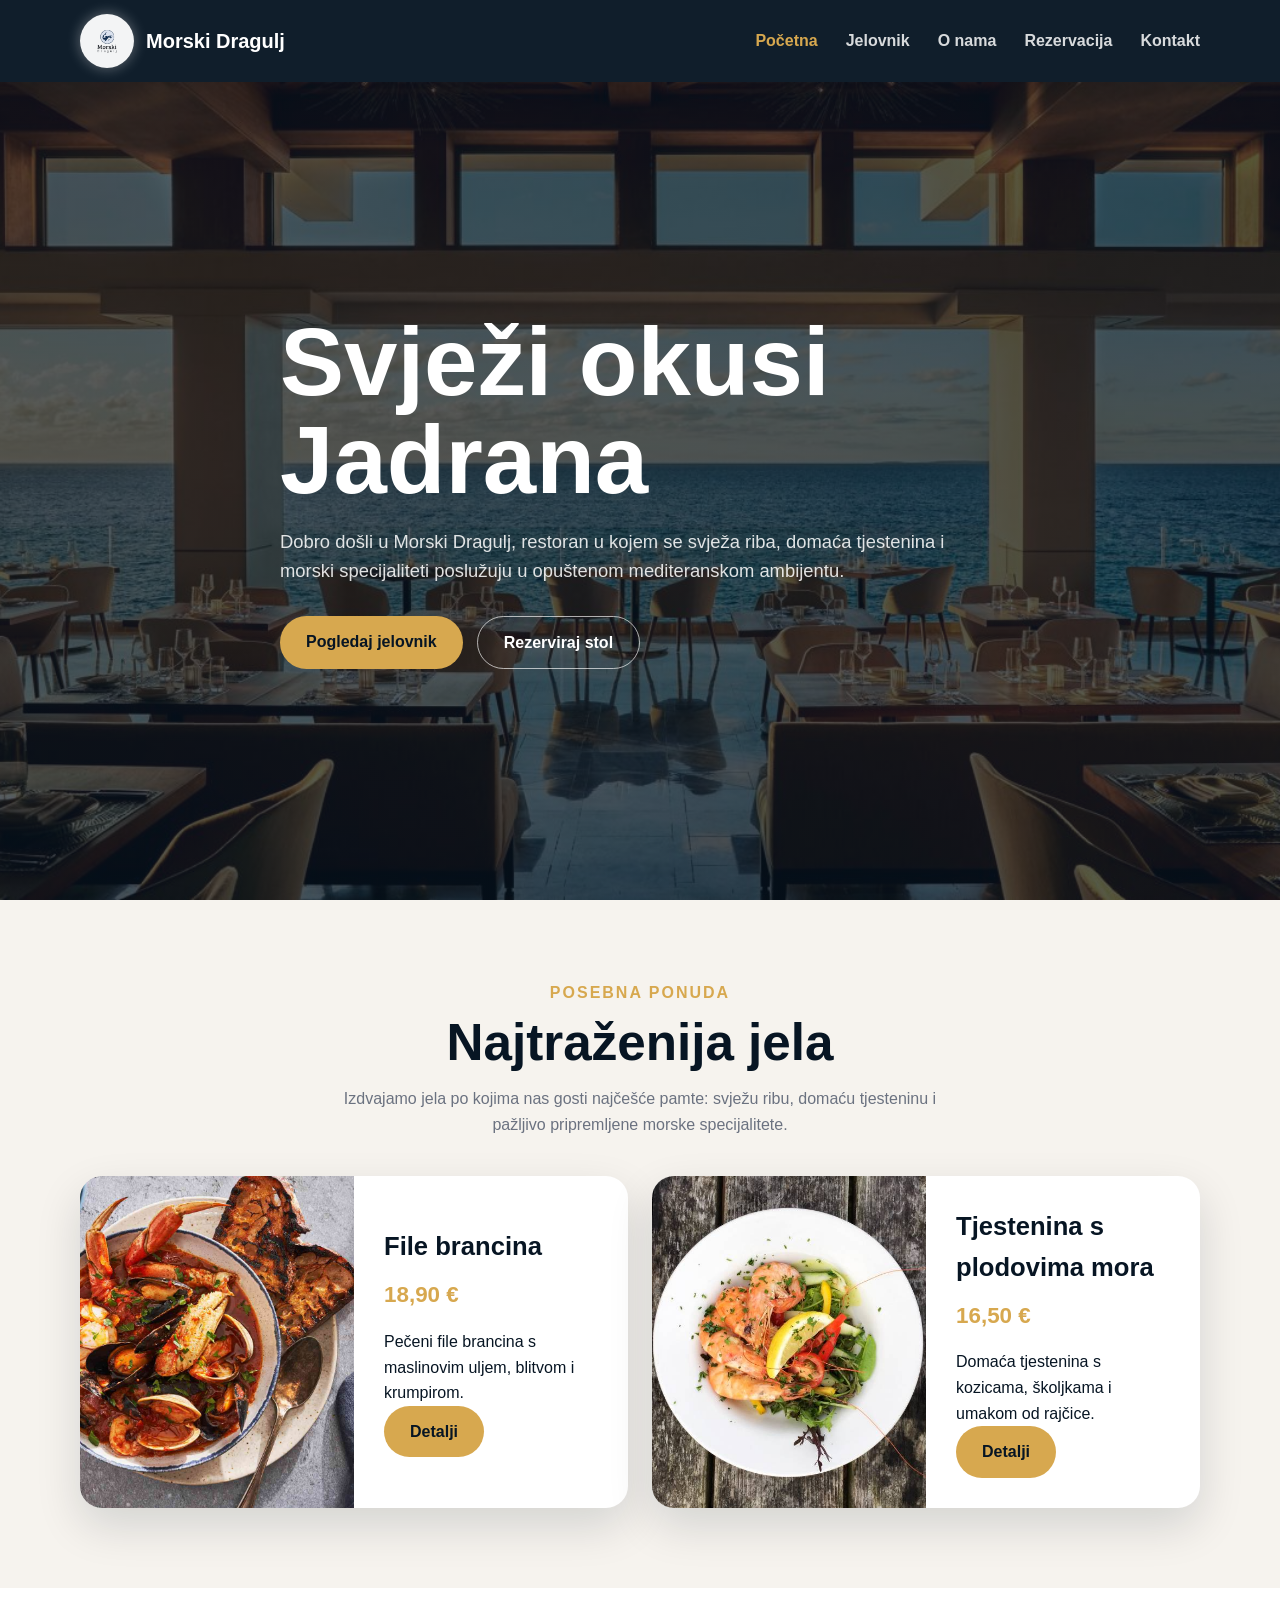
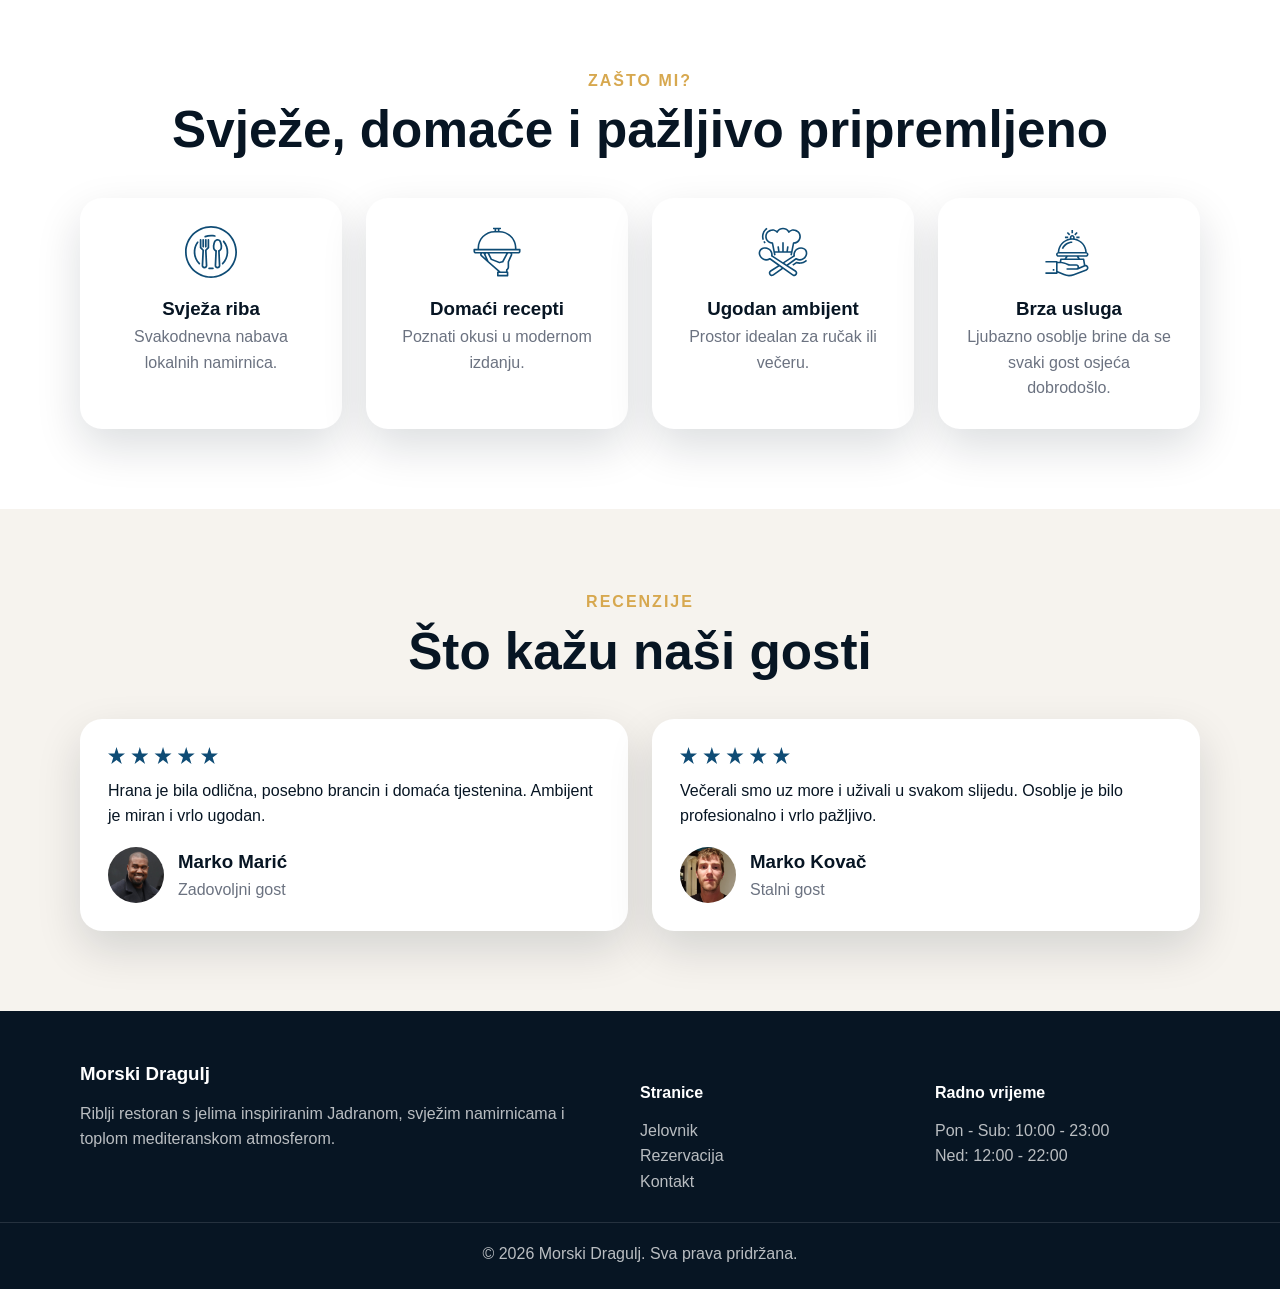
<file: index.html>
<!DOCTYPE html>
<html lang="hr">

<head>
  <meta charset="UTF-8">
  <meta name="viewport" content="width=device-width, initial-scale=1.0">
  <title>Morski Dragulj | Riblji restoran</title>
  <link rel="stylesheet" href="style.css">
</head>

<body>

<header class="header">
  <nav class="nav container">
    <a class="logo" href="index.html">
      <img src="./images/Logo.png" alt="Morski Dragulj logo">
      Morski Dragulj
    </a>

    <button class="hamburger" aria-label="Otvori izbornik">☰</button>

    <ul class="nav-list">
      <li><a class="nav-link active" href="index.html">Početna</a></li>
      <li><a class="nav-link" href="menu.html">Jelovnik</a></li>
      <li><a class="nav-link" href="about.html">O nama</a></li>
      <li><a class="nav-link" href="booking.html">Rezervacija</a></li>
      <li><a class="nav-link" href="contact.html">Kontakt</a></li>
    </ul>
  </nav>
</header>

<main>

  <section class="hero">
    <div class="container hero-content">
      <h1>Svježi okusi Jadrana</h1>
      <p>
        Dobro došli u Morski Dragulj, restoran u kojem se svježa riba, domaća tjestenina
        i morski specijaliteti poslužuju u opuštenom mediteranskom ambijentu.
      </p>

      <div class="hero-actions">
        <a class="btn" href="menu.html">Pogledaj jelovnik</a>
        <a class="btn btn-outline" href="booking.html">Rezerviraj stol</a>
      </div>
    </div>
  </section>

  <section class="section">
    <div class="container">

      <div class="section-title">
        <span>Posebna ponuda</span>
        <h2>Najtraženija jela</h2>
        <p>
          Izdvajamo jela po kojima nas gosti najčešće pamte: svježu ribu,
          domaću tjesteninu i pažljivo pripremljene morske specijalitete.
        </p>
      </div>

      <div class="grid specials">

        <article class="card special-card">
          <img src="./images/special1.jpg" alt="Riblji specijalitet">

          <div class="special-text">
            <h3>File brancina</h3>
            <p class="price">18,90 €</p>
            <p>Pečeni file brancina s maslinovim uljem, blitvom i krumpirom.</p>
            <a class="btn" href="menu.html">Detalji</a>
          </div>
        </article>

        <article class="card special-card">
          <img src="./images/special2.jpg" alt="Tjestenina s plodovima mora">

          <div class="special-text">
            <h3>Tjestenina s plodovima mora</h3>
            <p class="price">16,50 €</p>
            <p>Domaća tjestenina s kozicama, školjkama i umakom od rajčice.</p>
            <a class="btn" href="menu.html">Detalji</a>
          </div>
        </article>

      </div>

    </div>
  </section>

  <section class="section" style="background:#fff">
    <div class="container">

      <div class="section-title">
        <span>Zašto mi?</span>
        <h2>Svježe, domaće i pažljivo pripremljeno</h2>
      </div>

      <div class="grid why-grid">

        <article class="card why-card">
          <img src="./images/icons/whyUs-icon1.svg" alt="">
          <h3>Svježa riba</h3>
          <p class="text-muted">Svakodnevna nabava lokalnih namirnica.</p>
        </article>

        <article class="card why-card">
          <img src="./images/icons/whyUs-icon2.svg" alt="">
          <h3>Domaći recepti</h3>
          <p class="text-muted">Poznati okusi u modernom izdanju.</p>
        </article>

        <article class="card why-card">
          <img src="./images/icons/whyUs-icon3.svg" alt="">
          <h3>Ugodan ambijent</h3>
          <p class="text-muted">Prostor idealan za ručak ili večeru.</p>
        </article>

        <article class="card why-card">
          <img src="./images/icons/whyUs-icon4.svg" alt="">
          <h3>Brza usluga</h3>
          <p class="text-muted">Ljubazno osoblje brine da se svaki gost osjeća dobrodošlo.</p>
        </article>

      </div>

    </div>
  </section>

  <section class="section">
    <div class="container">

      <div class="section-title">
        <span>Recenzije</span>
        <h2>Što kažu naši gosti</h2>
      </div>

      <div class="grid review-grid">

        <article class="card review-card">
          <img class="stars" src="./images/5star.svg" alt="5 zvjezdica">
          <p>Hrana je bila odlična, posebno brancin i domaća tjestenina. Ambijent je miran i vrlo ugodan.</p>

          <div class="review-person">
            <img src="./images/testimonial1.jpg" alt="Gost">
            <div>
              <h3>Marko Marić</h3>
              <p class="text-muted">Zadovoljni gost</p>
            </div>
          </div>
        </article>

        <article class="card review-card">
          <img class="stars" src="./images/5star.svg" alt="5 zvjezdica">
          <p>Večerali smo uz more i uživali u svakom slijedu. Osoblje je bilo profesionalno i vrlo pažljivo.</p>

          <div class="review-person">
            <img src="./images/testimonial2.jpg" alt="Gost">
            <div>
              <h3>Marko Kovač</h3>
              <p class="text-muted">Stalni gost</p>
            </div>
          </div>
        </article>

      </div>

    </div>
  </section>

</main>

<footer class="footer">
  <div class="container footer-grid">

    <div>
      <h3>Morski Dragulj</h3>
      <p>Riblji restoran s jelima inspiriranim Jadranom, svježim namirnicama i toplom mediteranskom atmosferom.</p>
    </div>

    <div>
      <h4>Stranice</h4>
      <p><a href="menu.html">Jelovnik</a></p>
      <p><a href="booking.html">Rezervacija</a></p>
      <p><a href="contact.html">Kontakt</a></p>
    </div>

    <div>
      <h4>Radno vrijeme</h4>
      <p>Pon - Sub: 10:00 - 23:00</p>
      <p>Ned: 12:00 - 22:00</p>
    </div>

  </div>

  <p class="footer-bottom">© 2026 Morski Dragulj. Sva prava pridržana.</p>
</footer>

<script src="main.js"></script>

</body>
</html>
</file>
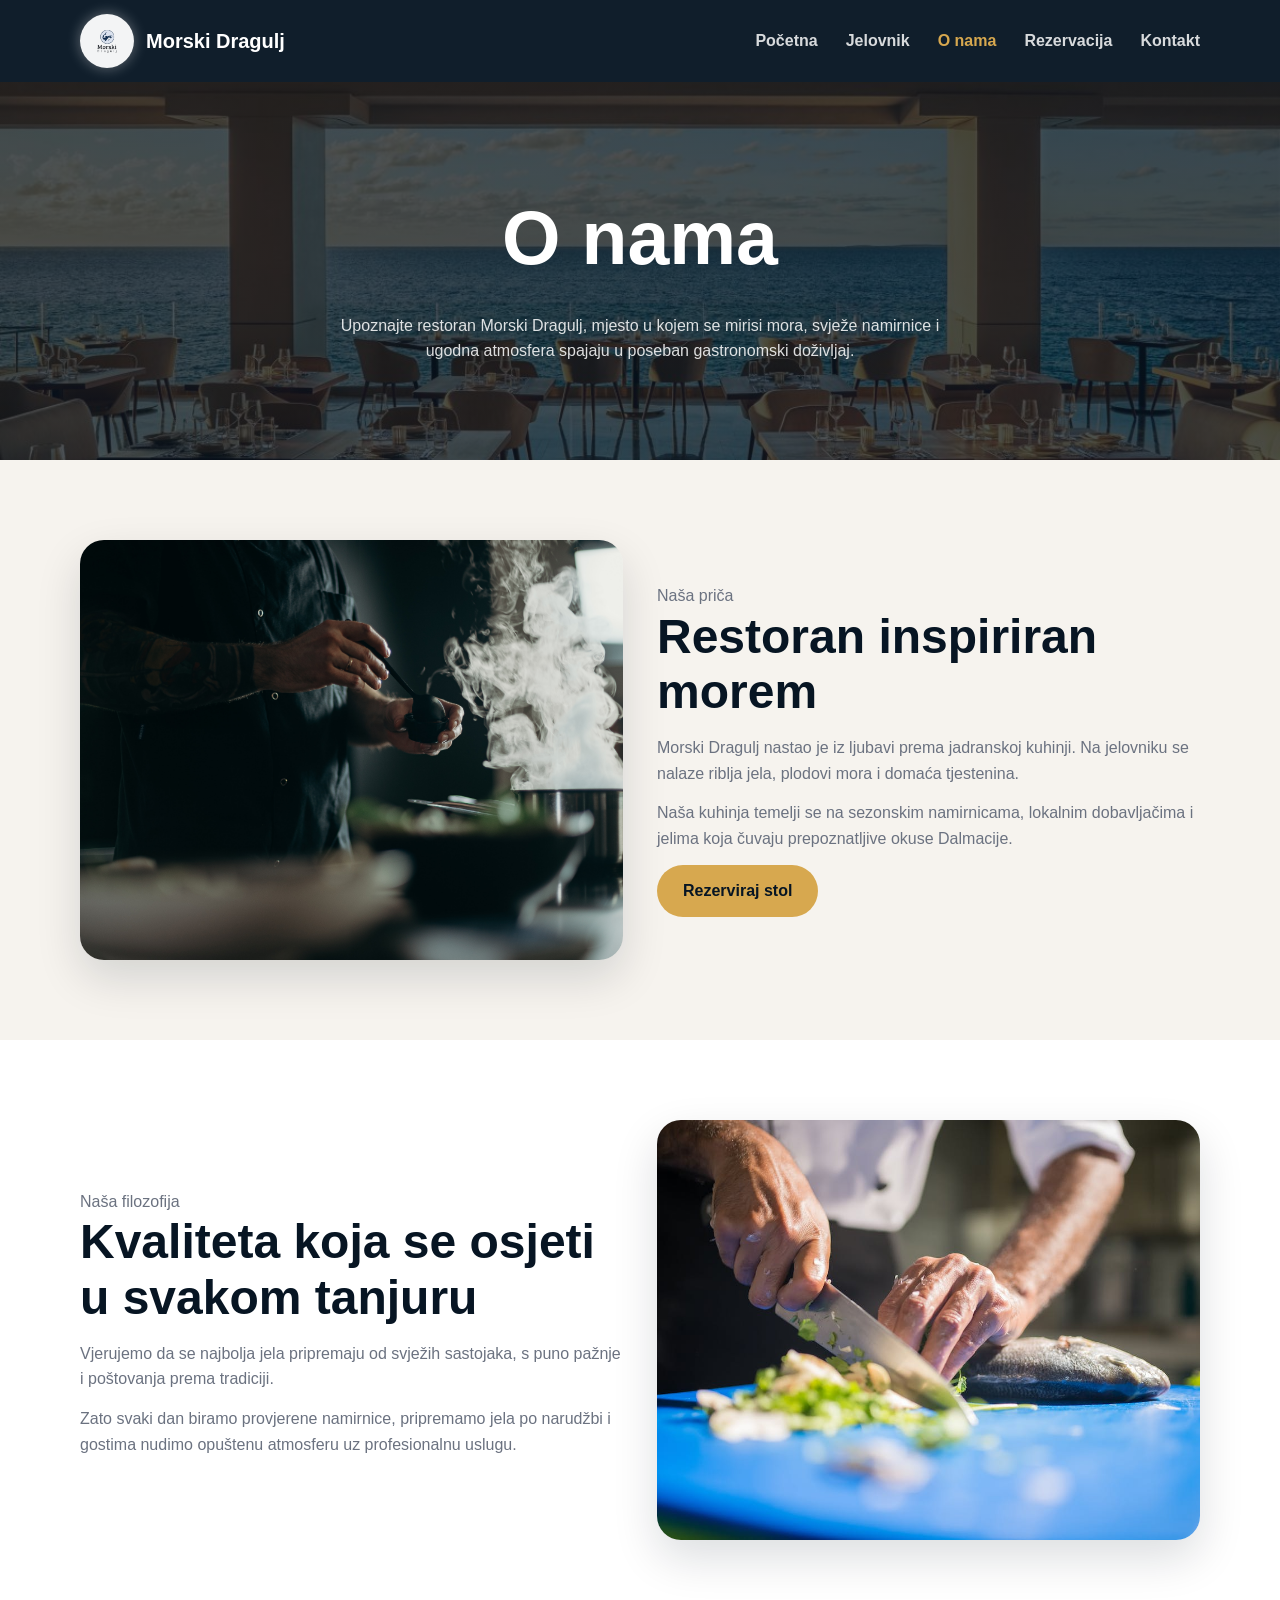
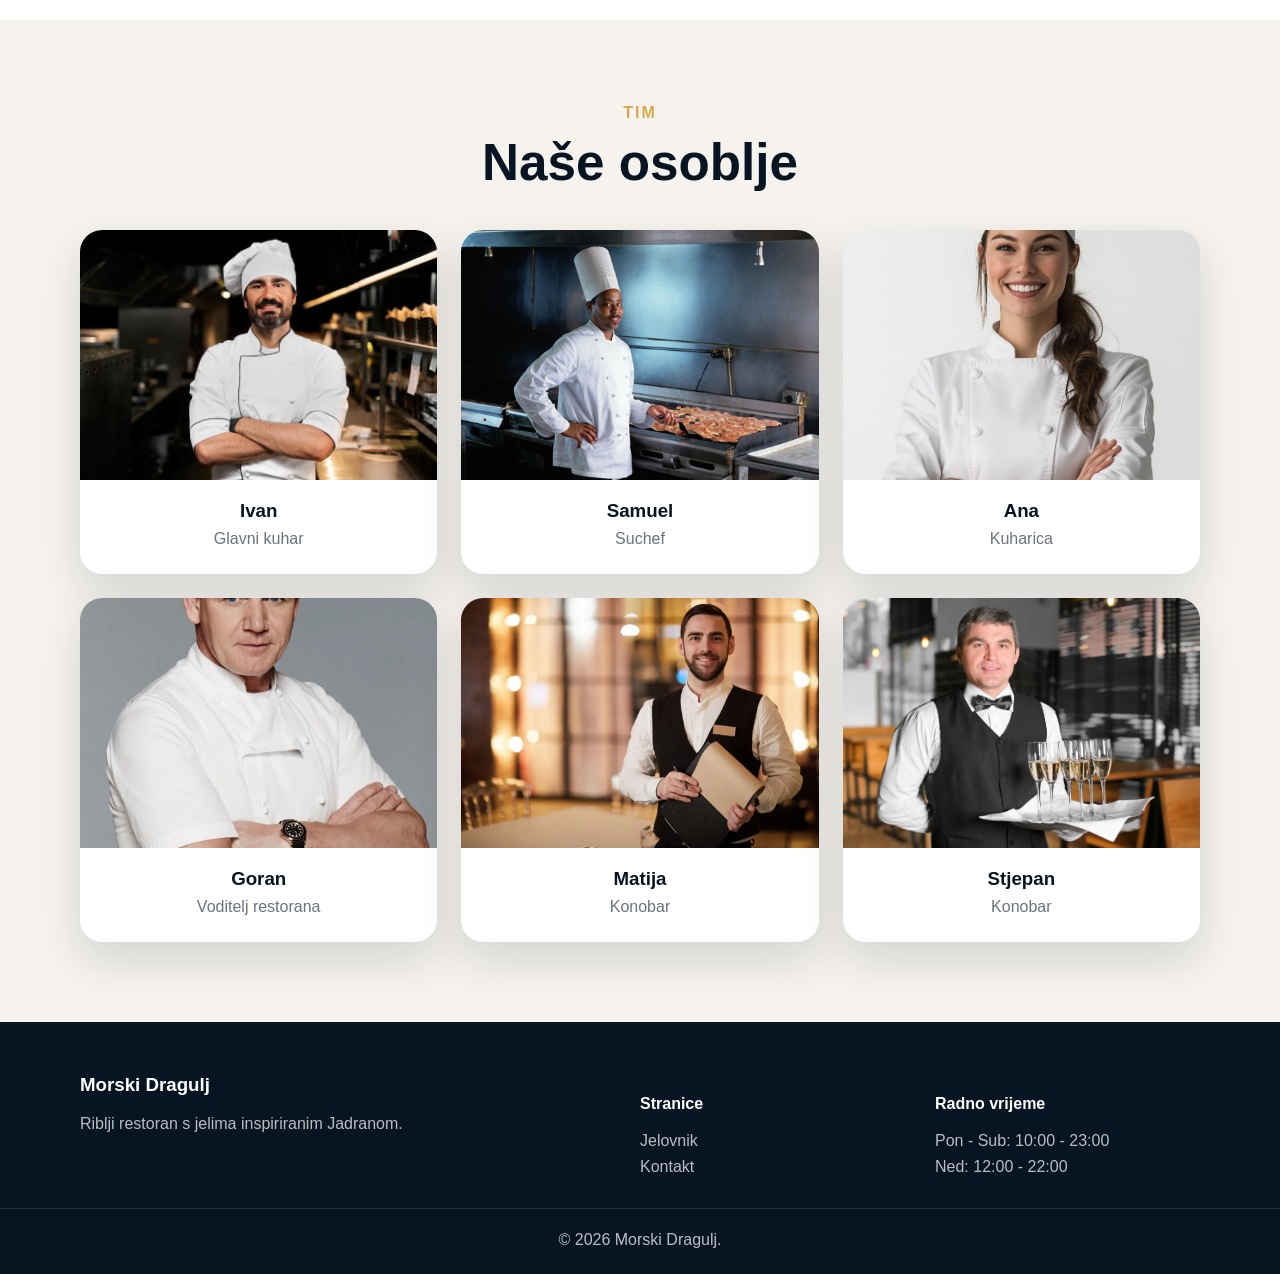
<file: about.html>
<!DOCTYPE html>
<html lang="hr">

<head>
  <meta charset="UTF-8">
  <meta name="viewport" content="width=device-width, initial-scale=1.0">
  <title>O nama | Morski Dragulj</title>
  <link rel="stylesheet" href="style.css">
</head>

<body>

<header class="header">
  <nav class="nav container">
    <a class="logo" href="index.html">
      <img src="./images/Logo.png" alt="Morski Dragulj logo">
      Morski Dragulj
    </a>

    <button class="hamburger" aria-label="Otvori izbornik">☰</button>

    <ul class="nav-list">
      <li><a class="nav-link" href="index.html">Početna</a></li>
      <li><a class="nav-link" href="menu.html">Jelovnik</a></li>
      <li><a class="nav-link active" href="about.html">O nama</a></li>
      <li><a class="nav-link" href="booking.html">Rezervacija</a></li>
      <li><a class="nav-link" href="contact.html">Kontakt</a></li>
    </ul>
  </nav>
</header>

<main>

  <section class="page-hero">
    <div class="container">
      <h1>O nama</h1>
      <p>Upoznajte restoran Morski Dragulj, mjesto u kojem se mirisi mora, svježe namirnice i ugodna atmosfera spajaju u poseban gastronomski doživljaj.</p>
    </div>
  </section>

  <section class="section">
    <div class="container about-grid">
      <img src="./images/ourstory.jpg" alt="Interijer restorana">

      <div class="about-text">
        <span class="text-muted">Naša priča</span>
        <h2>Restoran inspiriran morem</h2>

        <p>Morski Dragulj nastao je iz ljubavi prema jadranskoj kuhinji. Na jelovniku se nalaze riblja jela, plodovi mora i domaća tjestenina.</p>

        <p>Naša kuhinja temelji se na sezonskim namirnicama, lokalnim dobavljačima i jelima koja čuvaju prepoznatljive okuse Dalmacije.</p>

        <a class="btn" href="booking.html">Rezerviraj stol</a>
      </div>
    </div>
  </section>

  <section class="section" style="background:#fff">
    <div class="container goals-grid">
      <div class="goals-text">
        <span class="text-muted">Naša filozofija</span>
        <h2>Kvaliteta koja se osjeti u svakom tanjuru</h2>

        <p>Vjerujemo da se najbolja jela pripremaju od svježih sastojaka, s puno pažnje i poštovanja prema tradiciji.</p>

        <p>Zato svaki dan biramo provjerene namirnice, pripremamo jela po narudžbi i gostima nudimo opuštenu atmosferu uz profesionalnu uslugu.</p>
      </div>

      <img src="./images/ourgoals1.jpeg" alt="Jelo u restoranu">
    </div>
  </section>

  <section class="section">
    <div class="container">
      <div class="section-title">
        <span>Tim</span>
        <h2>Naše osoblje</h2>
      </div>

      <div class="grid team-grid">
        <article class="card team-card">
          <img src="./images/ivan.png" alt="Ivan glavni kuhar">
          <h3>Ivan</h3>
          <p class="text-muted">Glavni kuhar</p>
        </article>

        <article class="card team-card">
          <img src="./images/samuel.png" alt="Samuel suchef">
          <h3>Samuel</h3>
          <p class="text-muted">Suchef</p>
        </article>

        <article class="card team-card">
          <img src="./images/ana.png" alt="Ana kuharica">
          <h3>Ana</h3>
          <p class="text-muted">Kuharica</p>
        </article>

        <article class="card team-card">
          <img src="./images/testimonial3.webp" alt="Goran voditelj restorana">
          <h3>Goran</h3>
          <p class="text-muted">Voditelj restorana</p>
        </article>

        <article class="card team-card">
          <img src="./images/matija.png" alt="Matija konobar">
          <h3>Matija</h3>
          <p class="text-muted">Konobar</p>
        </article>

        <article class="card team-card">
          <img src="./images/stjepan.png" alt="Stjepan konobar">
          <h3>Stjepan</h3>
          <p class="text-muted">Konobar</p>
        </article>
      </div>
    </div>
  </section>

</main>

<footer class="footer">
  <div class="container footer-grid">
    <div>
      <h3>Morski Dragulj</h3>
      <p>Riblji restoran s jelima inspiriranim Jadranom.</p>
    </div>

    <div>
      <h4>Stranice</h4>
      <p><a href="menu.html">Jelovnik</a></p>
      <p><a href="contact.html">Kontakt</a></p>
    </div>

    <div>
      <h4>Radno vrijeme</h4>
      <p>Pon - Sub: 10:00 - 23:00</p>
      <p>Ned: 12:00 - 22:00</p>
    </div>
  </div>

  <p class="footer-bottom">© 2026 Morski Dragulj.</p>
</footer>

<script src="main.js"></script>

</body>
</html>
</file>
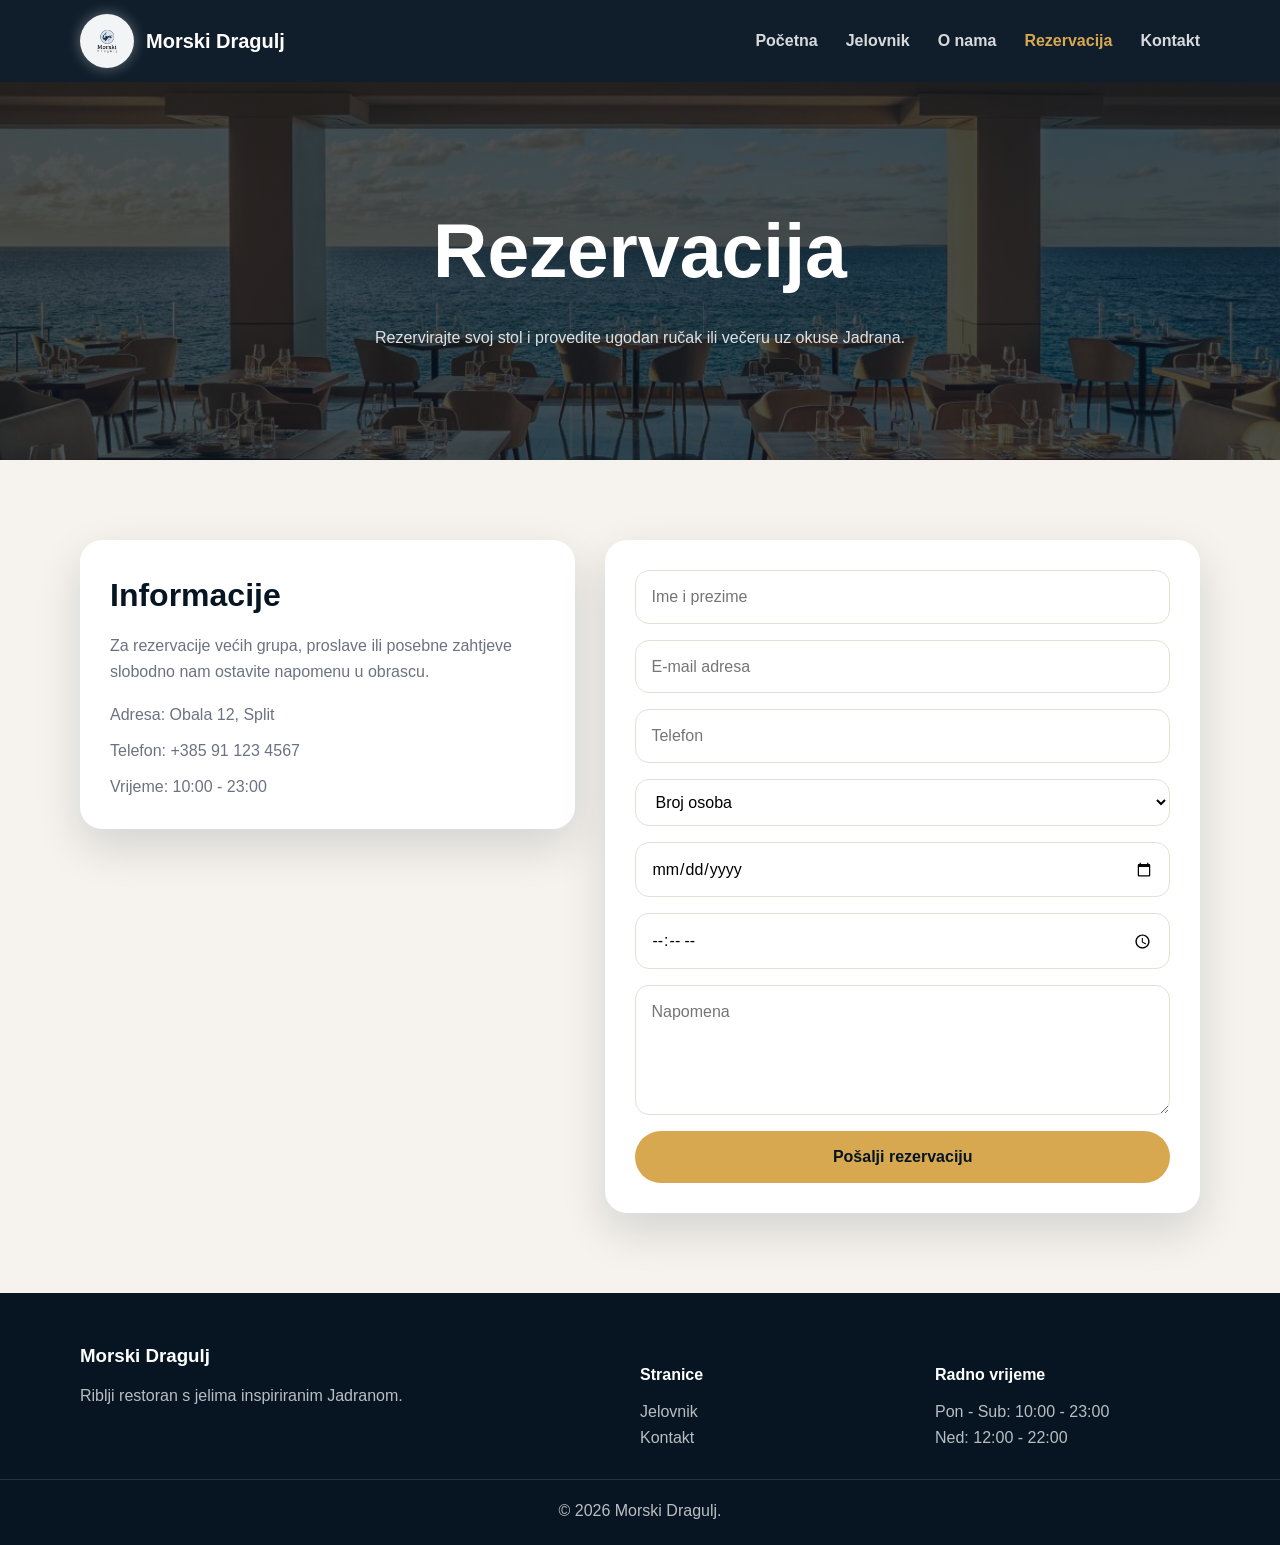
<file: booking.html>
<!DOCTYPE html>
<html lang="hr">

<head>
  <meta charset="UTF-8">
  <meta name="viewport" content="width=device-width, initial-scale=1.0">
  <title>Rezervacija | Morski Dragulj</title>
  <link rel="stylesheet" href="style.css">
</head>

<body>

<header class="header">
  <nav class="nav container">
    <a class="logo" href="index.html">
      <img src="./images/Logo.png" alt="Morski Dragulj logo">
      Morski Dragulj
    </a>

    <button class="hamburger" aria-label="Otvori izbornik">☰</button>

    <ul class="nav-list">
      <li><a class="nav-link" href="index.html">Početna</a></li>
      <li><a class="nav-link" href="menu.html">Jelovnik</a></li>
      <li><a class="nav-link" href="about.html">O nama</a></li>
      <li><a class="nav-link active" href="booking.html">Rezervacija</a></li>
      <li><a class="nav-link" href="contact.html">Kontakt</a></li>
    </ul>
  </nav>
</header>

<main>

  <section class="page-hero">
    <div class="container">
      <h1>Rezervacija</h1>
      <p>Rezervirajte svoj stol i provedite ugodan ručak ili večeru uz okuse Jadrana.</p>
    </div>
  </section>

  <section class="section">
    <div class="container booking-wrap">

      <aside class="card booking-note">
        <h2>Informacije</h2>
        <p class="text-muted">
          Za rezervacije većih grupa, proslave ili posebne zahtjeve slobodno nam ostavite napomenu u obrascu.
        </p>

        <ul>
          <li>Adresa: Obala 12, Split</li>
          <li>Telefon: +385 91 123 4567</li>
          <li>Vrijeme: 10:00 - 23:00</li>
        </ul>
      </aside>

      <form class="card form booking-form">
        <input type="text" name="ime" placeholder="Ime i prezime" required>
        <input type="email" name="email" placeholder="E-mail adresa" required>
        <input type="tel" name="telefon" placeholder="Telefon" required>

        <select name="osobe" required>
          <option value="">Broj osoba</option>
          <option>2 osobe</option>
          <option>3 osobe</option>
          <option>4 osobe</option>
          <option>5+ osoba</option>
        </select>

        <input type="date" name="datum" required>
        <input type="time" name="vrijeme" required>
        <textarea name="napomena" placeholder="Napomena"></textarea>

        <button class="btn" type="submit">Pošalji rezervaciju</button>
      </form>

    </div>
  </section>

</main>

<footer class="footer">
  <div class="container footer-grid">

    <div>
      <h3>Morski Dragulj</h3>
      <p>Riblji restoran s jelima inspiriranim Jadranom.</p>
    </div>

    <div>
      <h4>Stranice</h4>
      <p><a href="menu.html">Jelovnik</a></p>
      <p><a href="contact.html">Kontakt</a></p>
    </div>

    <div>
      <h4>Radno vrijeme</h4>
      <p>Pon - Sub: 10:00 - 23:00</p>
      <p>Ned: 12:00 - 22:00</p>
    </div>

  </div>

  <p class="footer-bottom">© 2026 Morski Dragulj.</p>
</footer>

<script src="main.js"></script>

</body>
</html>
</file>
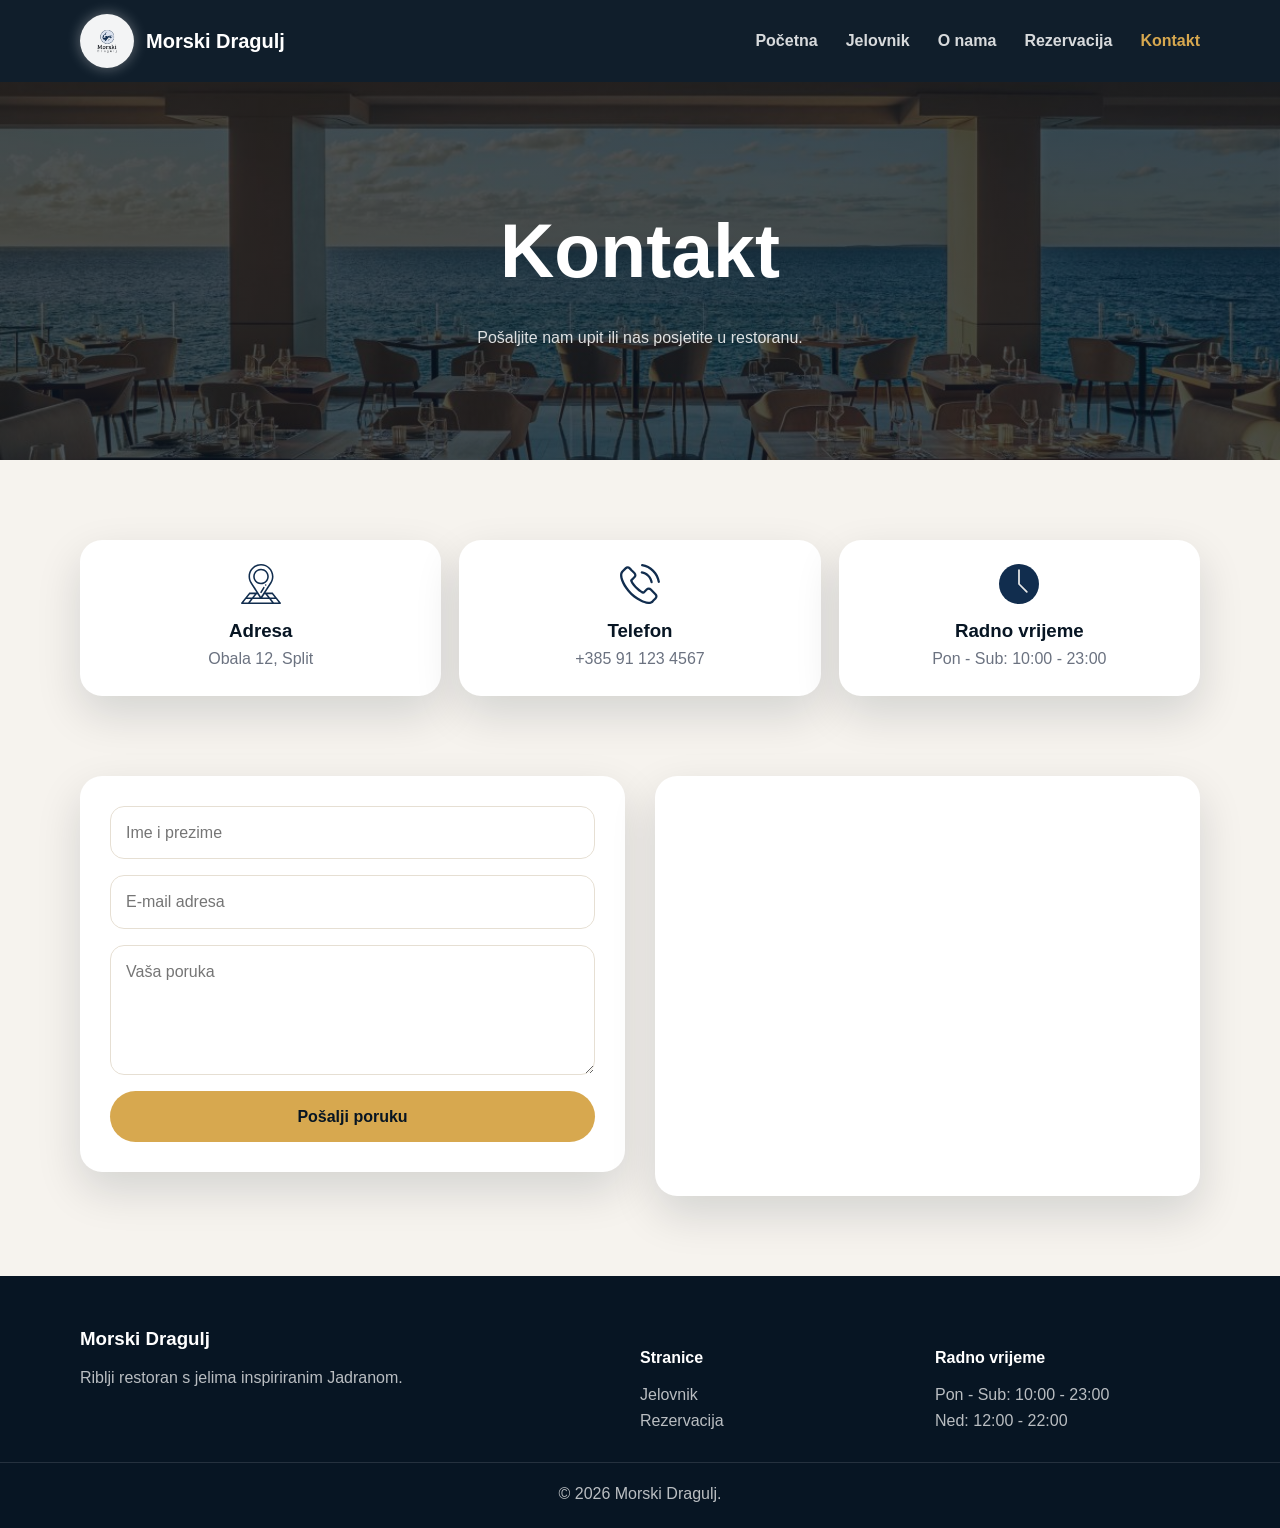
<file: contact.html>
<!DOCTYPE html>
<html lang="hr">

<head>
  <meta charset="UTF-8">
  <meta name="viewport" content="width=device-width, initial-scale=1.0">
  <title>Kontakt | Morski Dragulj</title>
  <link rel="stylesheet" href="style.css">
</head>

<body>

<header class="header">
  <nav class="nav container">
    <a class="logo" href="index.html">
      <img src="./images/Logo.png" alt="Morski Dragulj logo">
      Morski Dragulj
    </a>

    <button class="hamburger" aria-label="Otvori izbornik">☰</button>

    <ul class="nav-list">
      <li><a class="nav-link" href="index.html">Početna</a></li>
      <li><a class="nav-link" href="menu.html">Jelovnik</a></li>
      <li><a class="nav-link" href="about.html">O nama</a></li>
      <li><a class="nav-link" href="booking.html">Rezervacija</a></li>
      <li><a class="nav-link active" href="contact.html">Kontakt</a></li>
    </ul>
  </nav>
</header>

<main>

  <section class="page-hero">
    <div class="container">
      <h1>Kontakt</h1>
      <p>Pošaljite nam upit ili nas posjetite u restoranu.</p>
    </div>
  </section>

  <section class="section">
    <div class="container contact-info">

      <article class="card info-box">
        <img src="./images/icons/address-icon.svg" alt="">
        <h3>Adresa</h3>
        <p class="text-muted">Obala 12, Split</p>
      </article>

      <article class="card info-box">
        <img src="./images/icons/phone-icon.svg" alt="">
        <h3>Telefon</h3>
        <p class="text-muted">+385 91 123 4567</p>
      </article>

      <article class="card info-box">
        <img src="./images/icons/wall-clock-icon.svg" alt="">
        <h3>Radno vrijeme</h3>
        <p class="text-muted">Pon - Sub: 10:00 - 23:00</p>
      </article>

    </div>
  </section>

  <section class="section" style="padding-top:0">
    <div class="container contact-layout">

      <form class="card form contact-form">
        <input type="text" placeholder="Ime i prezime" required>
        <input type="email" placeholder="E-mail adresa" required>
        <textarea placeholder="Vaša poruka" required></textarea>
        <button class="btn" type="submit">Pošalji poruku</button>
      </form>

      <div class="card map-box">
        <iframe class="map-placeholder"
                src="https://www.google.com/maps?q=Riva%20Split%20Croatia&output=embed"
                loading="lazy"
                referrerpolicy="no-referrer-when-downgrade"
                title="Lokacija restorana Morski Dragulj">
        </iframe>
      </div>

    </div>
  </section>

</main>

<footer class="footer">
  <div class="container footer-grid">

    <div>
      <h3>Morski Dragulj</h3>
      <p>Riblji restoran s jelima inspiriranim Jadranom.</p>
    </div>

    <div>
      <h4>Stranice</h4>
      <p><a href="menu.html">Jelovnik</a></p>
      <p><a href="booking.html">Rezervacija</a></p>
    </div>

    <div>
      <h4>Radno vrijeme</h4>
      <p>Pon - Sub: 10:00 - 23:00</p>
      <p>Ned: 12:00 - 22:00</p>
    </div>

  </div>

  <p class="footer-bottom">© 2026 Morski Dragulj.</p>
</footer>

<script src="main.js"></script>

</body>
</html>
</file>
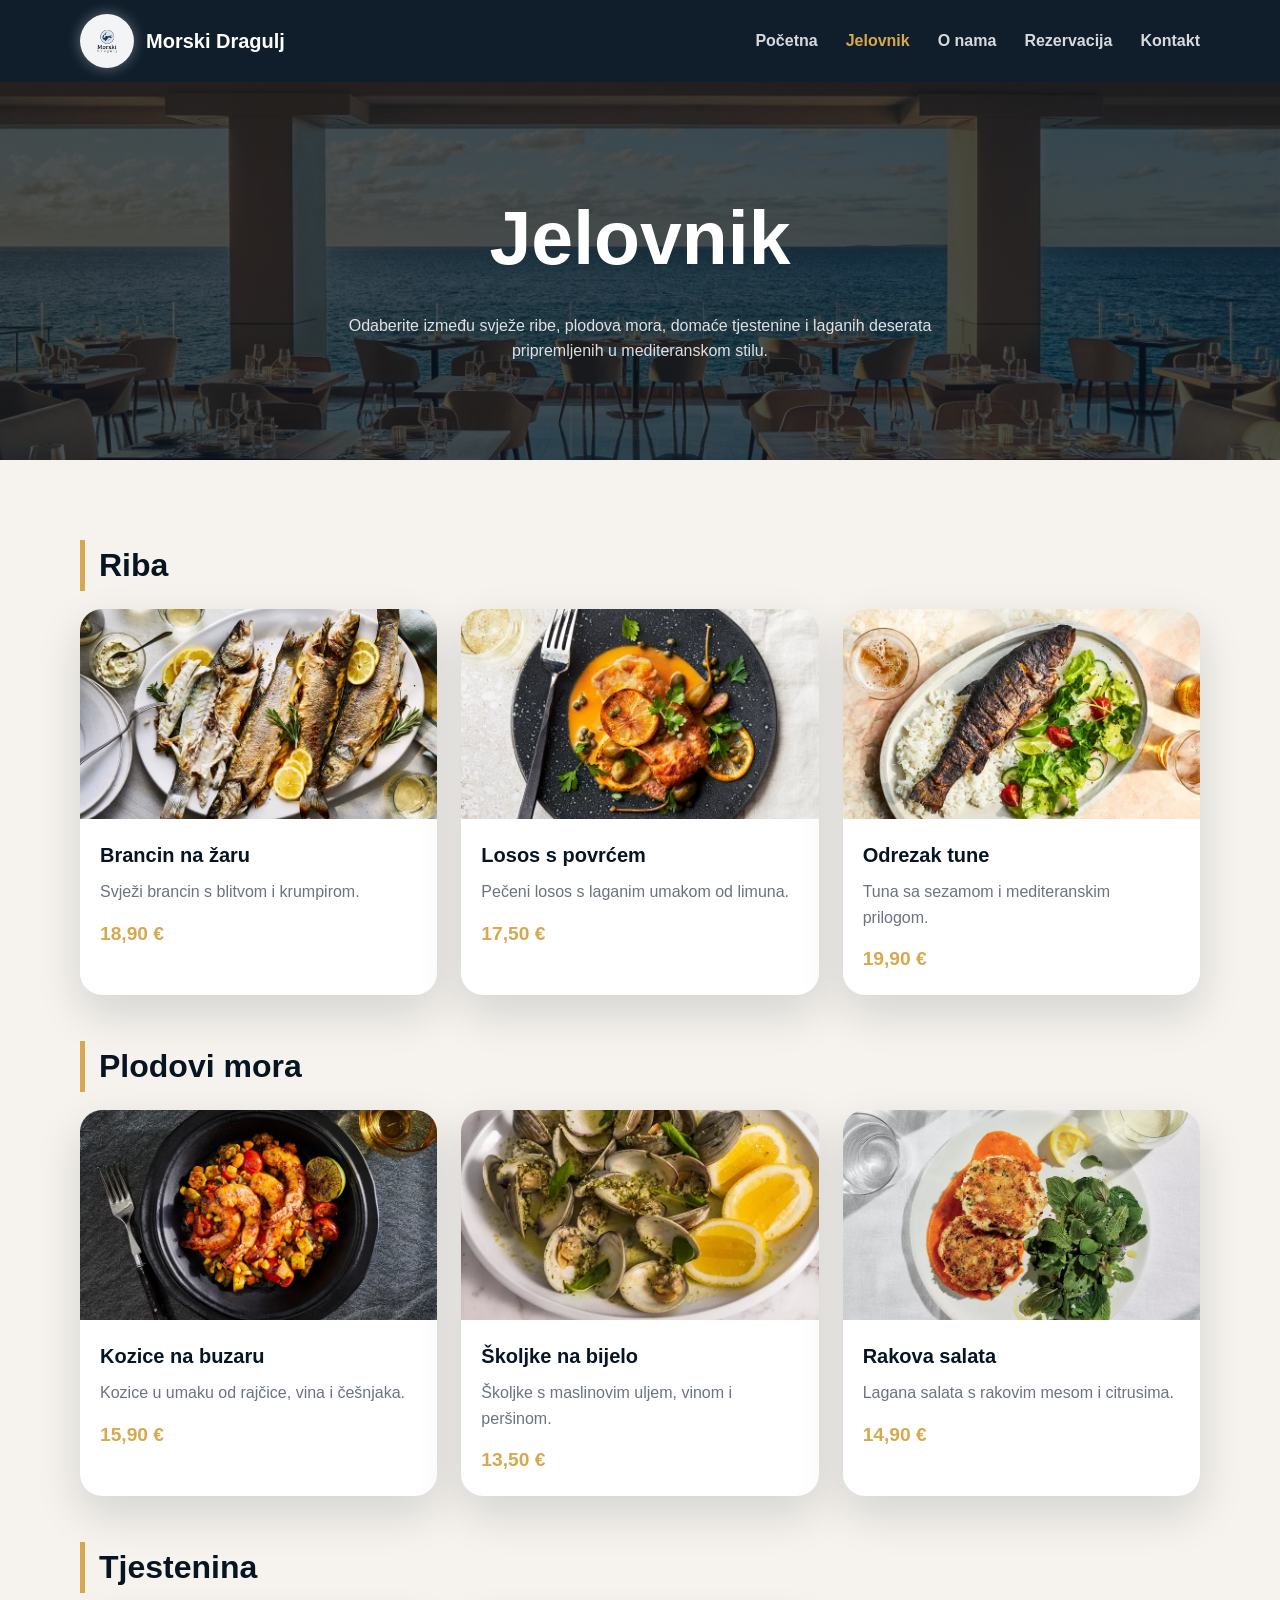
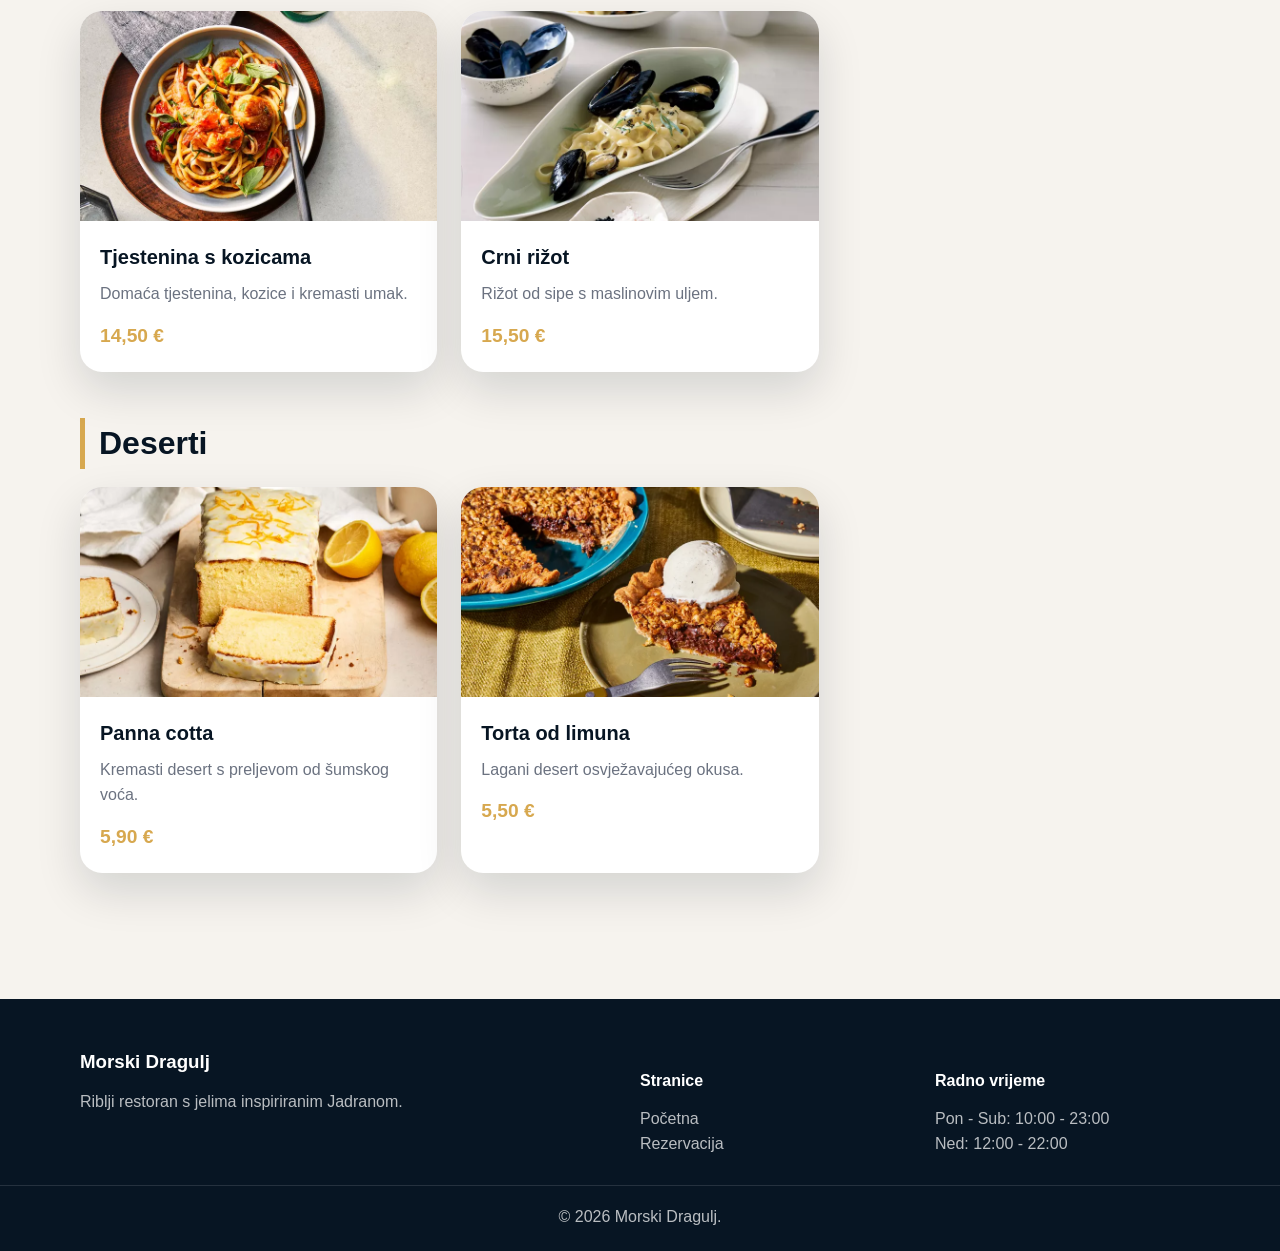
<file: menu.html>
<!DOCTYPE html>
<html lang="hr">

<head>
  <meta charset="UTF-8">
  <meta name="viewport" content="width=device-width, initial-scale=1.0">
  <title>Jelovnik | Morski Dragulj</title>
  <link rel="stylesheet" href="style.css">
</head>

<body>

<header class="header">
  <nav class="nav container">
    <a class="logo" href="index.html">
      <img src="./images/Logo.png" alt="Morski Dragulj logo">
      Morski Dragulj
    </a>

    <button class="hamburger" aria-label="Otvori izbornik">☰</button>

    <ul class="nav-list">
      <li><a class="nav-link" href="index.html">Početna</a></li>
      <li><a class="nav-link active" href="menu.html">Jelovnik</a></li>
      <li><a class="nav-link" href="about.html">O nama</a></li>
      <li><a class="nav-link" href="booking.html">Rezervacija</a></li>
      <li><a class="nav-link" href="contact.html">Kontakt</a></li>
    </ul>
  </nav>
</header>

<main>

  <section class="page-hero">
    <div class="container">
      <h1>Jelovnik</h1>
      <p>
        Odaberite između svježe ribe, plodova mora, domaće tjestenine
        i laganih deserata pripremljenih u mediteranskom stilu.
      </p>
    </div>
  </section>

  <section class="section">
    <div class="container">

      <div class="menu-category">
        <h2>Riba</h2>

        <div class="menu-grid">

          <article class="card menu-item">
            <img src="./images/fish1.webp" alt="Brancin">
            <div class="menu-body">
              <h3>Brancin na žaru</h3>
              <p>Svježi brancin s blitvom i krumpirom.</p>
              <div class="menu-price">18,90 €</div>
            </div>
          </article>

          <article class="card menu-item">
            <img src="./images/fish2.webp" alt="Losos">
            <div class="menu-body">
              <h3>Losos s povrćem</h3>
              <p>Pečeni losos s laganim umakom od limuna.</p>
              <div class="menu-price">17,50 €</div>
            </div>
          </article>

          <article class="card menu-item">
            <img src="./images/fish3.webp" alt="Tuna">
            <div class="menu-body">
              <h3>Odrezak tune</h3>
              <p>Tuna sa sezamom i mediteranskim prilogom.</p>
              <div class="menu-price">19,90 €</div>
            </div>
          </article>

        </div>
      </div>

      <div class="menu-category">
        <h2>Plodovi mora</h2>

        <div class="menu-grid">

          <article class="card menu-item">
            <img src="./images/shrimp1.webp" alt="Kozice">
            <div class="menu-body">
              <h3>Kozice na buzaru</h3>
              <p>Kozice u umaku od rajčice, vina i češnjaka.</p>
              <div class="menu-price">15,90 €</div>
            </div>
          </article>

          <article class="card menu-item">
            <img src="./images/clam1.webp" alt="Školjke">
            <div class="menu-body">
              <h3>Školjke na bijelo</h3>
              <p>Školjke s maslinovim uljem, vinom i peršinom.</p>
              <div class="menu-price">13,50 €</div>
            </div>
          </article>

          <article class="card menu-item">
            <img src="./images/crab1.webp" alt="Rak">
            <div class="menu-body">
              <h3>Rakova salata</h3>
              <p>Lagana salata s rakovim mesom i citrusima.</p>
              <div class="menu-price">14,90 €</div>
            </div>
          </article>

        </div>
      </div>

      <div class="menu-category">
        <h2>Tjestenina</h2>

        <div class="menu-grid">

          <article class="card menu-item">
            <img src="./images/pasta1.webp" alt="Tjestenina">
            <div class="menu-body">
              <h3>Tjestenina s kozicama</h3>
              <p>Domaća tjestenina, kozice i kremasti umak.</p>
              <div class="menu-price">14,50 €</div>
            </div>
          </article>

          <article class="card menu-item">
            <img src="./images/pasta2.webp" alt="Crni rižot">
            <div class="menu-body">
              <h3>Crni rižot</h3>
              <p>Rižot od sipe s maslinovim uljem.</p>
              <div class="menu-price">15,50 €</div>
            </div>
          </article>

        </div>
      </div>

      <div class="menu-category">
        <h2>Deserti</h2>

        <div class="menu-grid">

          <article class="card menu-item">
            <img src="./images/dessert1.webp" alt="Panna cotta">
            <div class="menu-body">
              <h3>Panna cotta</h3>
              <p>Kremasti desert s preljevom od šumskog voća.</p>
              <div class="menu-price">5,90 €</div>
            </div>
          </article>

          <article class="card menu-item">
            <img src="./images/dessert2.webp" alt="Torta">
            <div class="menu-body">
              <h3>Torta od limuna</h3>
              <p>Lagani desert osvježavajućeg okusa.</p>
              <div class="menu-price">5,50 €</div>
            </div>
          </article>

        </div>
      </div>

    </div>
  </section>

</main>

<footer class="footer">
  <div class="container footer-grid">

    <div>
      <h3>Morski Dragulj</h3>
      <p>Riblji restoran s jelima inspiriranim Jadranom.</p>
    </div>

    <div>
      <h4>Stranice</h4>
      <p><a href="index.html">Početna</a></p>
      <p><a href="booking.html">Rezervacija</a></p>
    </div>

    <div>
      <h4>Radno vrijeme</h4>
      <p>Pon - Sub: 10:00 - 23:00</p>
      <p>Ned: 12:00 - 22:00</p>
    </div>

  </div>

  <p class="footer-bottom">© 2026 Morski Dragulj.</p>
</footer>

<script src="main.js"></script>

</body>
</html>
</file>
<file: style.css>
/* ===== reset.css ===== */

*,
*::before,
*::after {
  box-sizing: border-box;
}

html {
  scroll-behavior: smooth;
}

body,
h1,
h2,
h3,
p,
ul {
  margin: 0;
}

ul {
  padding: 0;
  list-style: none;
}

a {
  text-decoration: none;
  color: inherit;
}

img {
  max-width: 100%;
  display: block;
}

button,
input,
select,
textarea {
  font: inherit;
}

body {
  min-height: 100vh;
}


/* ===== globalStyles.css ===== */

:root {
  --tamna: #071523;
  --plava: #0e2a3d;
  --zlatna: #d7a84f;
  --bijela: #fff;
  --siva: #6b7280;
  --svijetla: #f6f3ee;
  --rub: #e6dfd3;
  --shadow: 0 18px 45px rgba(7,21,35,.14);
}

body {
  font-family: Arial, Helvetica, sans-serif;
  background: var(--svijetla);
  color: var(--tamna);
  line-height: 1.6;
}

.container {
  width: min(1120px, 92%);
  margin-inline: auto;
}

.section {
  padding: 80px 0;
}

.section-title {
  text-align: center;
  margin-bottom: 38px;
}

.section-title span {
  color: var(--zlatna);
  font-weight: 700;
  text-transform: uppercase;
  letter-spacing: 2px;
}

.section-title h2 {
  font-size: clamp(2rem, 4vw, 3.2rem);
  line-height: 1.15;
  margin-top: 8px;
}

.section-title p {
  max-width: 620px;
  margin: 14px auto 0;
  color: var(--siva);
}

.btn {
  display: inline-block;
  border: 0;
  border-radius: 999px;
  padding: 13px 26px;
  background: var(--zlatna);
  color: var(--tamna);
  font-weight: 700;
  cursor: pointer;
  transition: .2s;
}

.btn:hover {
  transform: translateY(-2px);
  filter: brightness(1.05);
}

.btn-outline {
  background: transparent;
  color: var(--bijela);
  border: 1px solid rgba(255,255,255,.65);
}

.grid {
  display: grid;
  gap: 24px;
}

.card {
  background: var(--bijela);
  border-radius: 22px;
  box-shadow: var(--shadow);
  overflow: hidden;
}

.text-muted {
  color: var(--siva);
}


/* ===== components.css ===== */

.header {
  position: sticky;
  top: 0;
  z-index: 10;
  background: rgba(7,21,35,.96);
  backdrop-filter: blur(10px);
}

.nav {
  height: 82px;
  display: flex;
  align-items: center;
  justify-content: space-between;
  color: var(--bijela);
}

.logo {
  display: flex;
  align-items: center;
  gap: 12px;
  font-size: 1.25rem;
  font-weight: 800;
}

.logo img {
  width: 54px;
  background: rgba(255,255,255,.95);
  padding: 6px;
  border-radius: 50%;
  box-shadow: 0 0 14px rgba(255,255,255,.35);
}

.nav-list {
  display: flex;
  align-items: center;
  gap: 28px;
}

.nav-link {
  color: rgba(255,255,255,.84);
  font-weight: 700;
}

.nav-link:hover,
.nav-link.active {
  color: var(--zlatna);
}

.hamburger {
  display: none;
  background: none;
  border: 0;
  color: var(--bijela);
  font-size: 2rem;
}

.page-hero {
  min-height: 42vh;
  background: linear-gradient(rgba(7,21,35,.72), rgba(7,21,35,.72)), url('./images/hero.jpg') center/cover;
  color: var(--bijela);
  display: grid;
  place-items: center;
  text-align: center;
}

.page-hero h1 {
  font-size: clamp(2.4rem, 6vw, 4.7rem);
}

.page-hero p {
  max-width: 640px;
  margin: 14px auto 0;
  color: rgba(255,255,255,.85);
}

.footer {
  background: var(--tamna);
  color: var(--bijela);
  padding: 48px 0 22px;
}

.footer-grid {
  display: grid;
  grid-template-columns: 2fr 1fr 1fr;
  gap: 30px;
}

.footer h3,
.footer h4 {
  margin-bottom: 12px;
}

.footer p,
.footer a {
  color: rgba(255,255,255,.72);
}

.footer-bottom {
  border-top: 1px solid rgba(255,255,255,.12);
  margin-top: 28px;
  padding-top: 18px;
  text-align: center;
  color: rgba(255,255,255,.58);
}

.contact-info {
  display: grid;
  grid-template-columns: repeat(3, 1fr);
  gap: 18px;
}

.info-box {
  padding: 24px;
  text-align: center;
}

.info-box img {
  width: 40px;
  height: 40px;
  margin: 0 auto 12px;
}

.form {
  display: grid;
  gap: 16px;
}

.form input,
.form select,
.form textarea {
  width: 100%;
  border: 1px solid var(--rub);
  border-radius: 14px;
  padding: 13px 15px;
  background: #fff;
}

.form textarea {
  min-height: 130px;
  resize: vertical;
}

@media(max-width: 800px) {
  .hamburger {
    display: block;
  }

  .nav-list {
    position: absolute;
    left: 0;
    right: 0;
    top: 82px;
    background: var(--tamna);
    display: none;
    flex-direction: column;
    align-items: flex-start;
    padding: 22px 4%;
    gap: 16px;
  }

  .nav-list.show {
    display: flex;
  }

  .footer-grid,
  .contact-info {
    grid-template-columns: 1fr;
  }

  .section {
    padding: 58px 0;
  }
}


/* ===== index.css ===== */

.hero {
  min-height: calc(100vh - 82px);
  background: linear-gradient(rgba(7,21,35,.68), rgba(7,21,35,.68)), url('./images/hero.jpg') center/cover;
  display: flex;
  align-items: center;
  color: var(--bijela);
}

.hero-content {
  max-width: 720px;
}

.hero h1 {
  font-size: clamp(3rem, 8vw, 6rem);
  line-height: 1.02;
}

.hero p {
  font-size: 1.15rem;
  color: rgba(255,255,255,.86);
  margin: 18px 0 30px;
}

.hero-actions {
  display: flex;
  gap: 14px;
  flex-wrap: wrap;
}

.specials {
  grid-template-columns: repeat(2, 1fr);
}

.special-card {
  display: grid;
  grid-template-columns: 1fr 1fr;
  align-items: center;
}

.special-card img {
  height: 100%;
  min-height: 290px;
  object-fit: cover;
}

.special-text {
  padding: 30px;
}

.special-text h3 {
  font-size: 1.6rem;
}

.special-text .price {
  color: var(--zlatna);
  font-size: 1.4rem;
  font-weight: 800;
  margin: 10px 0 16px;
}

.why-grid {
  grid-template-columns: repeat(4, 1fr);
}

.why-card {
  padding: 28px;
  text-align: center;
}

.why-card img {
  width: 52px;
  height: 52px;
  margin: 0 auto 16px;
}

.review-grid {
  grid-template-columns: repeat(2, 1fr);
}

.review-card {
  padding: 28px;
}

.review-card .stars {
  width: 110px;
  margin-bottom: 14px;
}

.review-person {
  display: flex;
  align-items: center;
  gap: 14px;
  margin-top: 18px;
}

.review-person img {
  width: 56px;
  height: 56px;
  border-radius: 50%;
  object-fit: cover;
}

@media(max-width: 900px) {
  .specials,
  .review-grid {
    grid-template-columns: 1fr;
  }

  .special-card {
    grid-template-columns: 1fr;
  }

  .why-grid {
    grid-template-columns: repeat(2, 1fr);
  }
}

@media(max-width: 560px) {
  .why-grid {
    grid-template-columns: 1fr;
  }

  .hero {
    min-height: 72vh;
  }
}


/* ===== menu.css ===== */

.menu-category {
  margin-bottom: 46px;
}

.menu-category h2 {
  font-size: 2rem;
  margin-bottom: 18px;
  border-left: 5px solid var(--zlatna);
  padding-left: 14px;
}

.menu-grid {
  display: grid;
  grid-template-columns: repeat(3, 1fr);
  gap: 24px;
}

.menu-item img {
  height: 210px;
  width: 100%;
  object-fit: cover;
}

.menu-body {
  padding: 20px;
}

.menu-body h3 {
  font-size: 1.25rem;
}

.menu-body p {
  color: var(--siva);
  margin: 8px 0 14px;
}

.menu-price {
  color: var(--zlatna);
  font-weight: 800;
  font-size: 1.2rem;
}

@media(max-width: 900px) {
  .menu-grid {
    grid-template-columns: repeat(2, 1fr);
  }
}

@media(max-width: 580px) {
  .menu-grid {
    grid-template-columns: 1fr;
  }
}


/* ===== about.css ===== */

.about-grid,
.goals-grid {
  display: grid;
  grid-template-columns: 1fr 1fr;
  gap: 34px;
  align-items: center;
}

.about-grid img,
.goals-grid img {
  border-radius: 24px;
  box-shadow: var(--shadow);
  height: 420px;
  width: 100%;
  object-fit: cover;
}

.about-text h2,
.goals-text h2 {
  font-size: clamp(2rem, 4vw, 3rem);
  line-height: 1.15;
  margin-bottom: 16px;
}

.about-text p,
.goals-text p {
  color: var(--siva);
  margin-bottom: 14px;
}

.team-grid {
  grid-template-columns: repeat(3, 1fr);
}

.team-card {
  text-align: center;
  padding-bottom: 22px;
}

.team-card img {
  height: 250px;
  width: 100%;
  object-fit: cover;
}

.team-card h3 {
  margin-top: 16px;
}

@media(max-width: 850px) {
  .about-grid,
  .goals-grid,
  .team-grid {
    grid-template-columns: 1fr;
  }

  .goals-grid img {
    order: -1;
  }
}


/* ===== booking.css ===== */

.booking-wrap {
  display: grid;
  grid-template-columns: 1fr 1.2fr;
  gap: 30px;
  align-items: start;
}

.booking-note {
  padding: 30px;
}

.booking-note h2 {
  font-size: 2rem;
  margin-bottom: 12px;
}

.booking-form {
  padding: 30px;
}

.booking-note ul {
  margin-top: 18px;
  display: grid;
  gap: 10px;
  color: var(--siva);
}

@media(max-width: 850px) {
  .booking-wrap {
    grid-template-columns: 1fr;
  }
}


/* ===== contact.css ===== */

.contact-layout {
  display: grid;
  grid-template-columns: 1fr 1fr;
  gap: 30px;
  align-items: start;
}

.contact-form,
.map-box {
  padding: 30px;
}

.map-placeholder {
  width: 100%;
  height: 360px;
  border: 0;
  border-radius: 18px;
  display: block;
}

@media(max-width: 850px) {
  .contact-layout {
    grid-template-columns: 1fr;
  }
}
</file>
